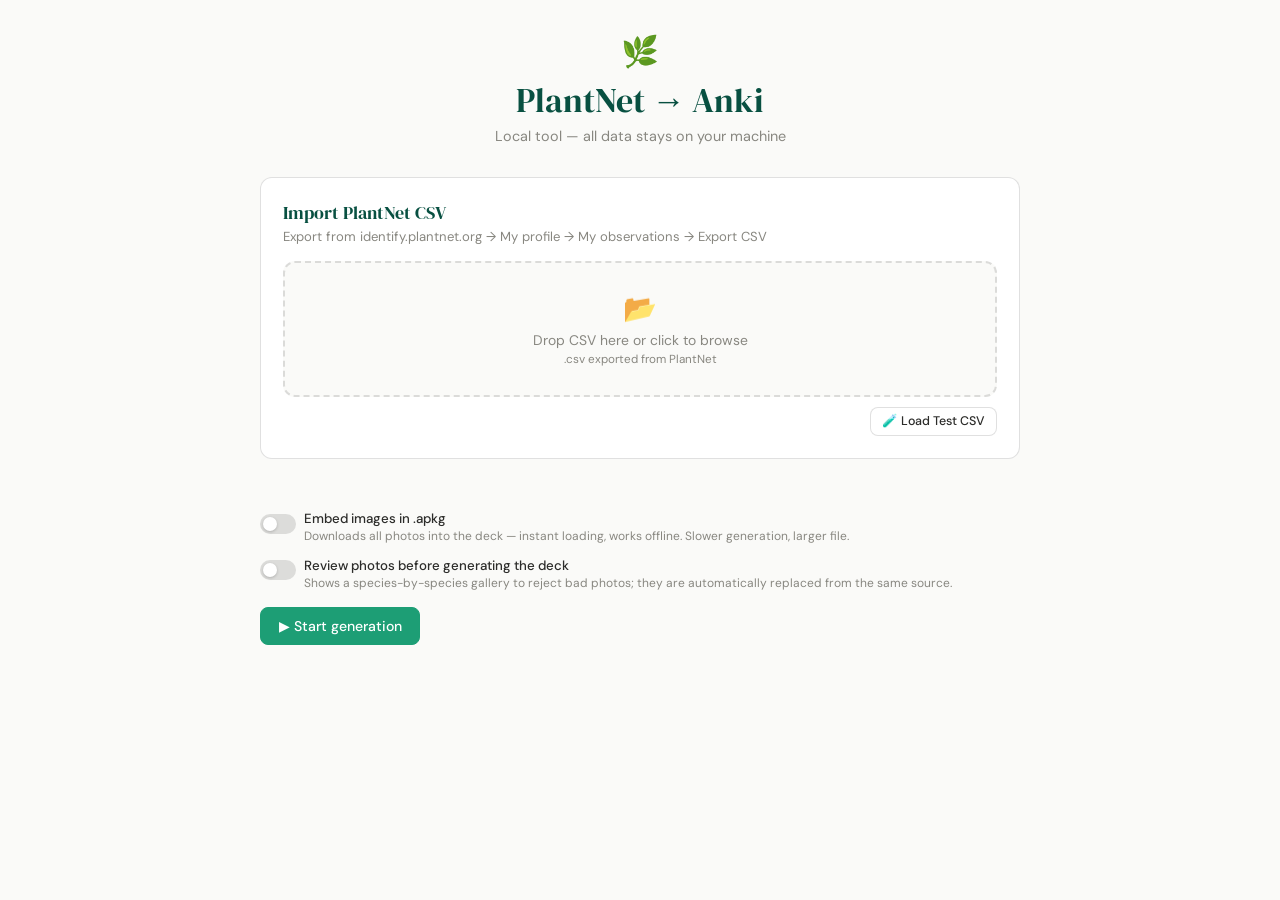
<file: index.html>
<!DOCTYPE html>
<html lang="en">
<head>
<meta charset="UTF-8">
<meta name="viewport" content="width=device-width,initial-scale=1">
<title>PlantNet → Anki</title>
<link href="https://fonts.googleapis.com/css2?family=DM+Serif+Display&family=DM+Sans:wght@300;400;500&display=swap" rel="stylesheet">
<link rel="stylesheet" href="/style.css">
</head>
<body>
<div class="container">
  <header>
    <div style="font-size:1.9rem;margin-bottom:.35rem">🌿</div>
    <h1>PlantNet → Anki</h1>
    <p>Local tool — all data stays on your machine</p>
  </header>

  <div id="sec-import" class="card" style="display: flex; flex-direction: column;">
    <div class="card-title">Import PlantNet CSV</div>
    <div class="card-sub">Export from identify.plantnet.org → My profile → My observations → Export CSV</div>
    <div class="drop-zone" id="dz"
      onclick="document.getElementById('file-in').click()"
      ondragover="event.preventDefault();dz.classList.add('over')"
      ondragleave="dz.classList.remove('over')"
      ondrop="onDrop(event)">
      <div style="font-size:1.7rem;margin-bottom:.3rem" id="dz-icon">📂</div>
      <div style="font-size:.87rem;color:var(--text-muted)" id="dz-label">Drop CSV here or click to browse</div>
      <div style="font-size:.73rem;color:var(--text-muted);margin-top:2px" id="dz-hint">.csv exported from PlantNet</div>
    </div>
    <input type="file" id="file-in" accept=".csv,.tsv,.txt" style="display:none" onchange="onFile(event)">
    <div style="display: flex; justify-content: flex-end; margin-top: 10px;">
      <button class="btn btn-secondary" style="padding: 0.35rem 0.7rem; font-size: 0.78rem;" onclick="loadTestCSV(event)">🧪 Load Test CSV</button>
    </div>
  </div>

  <div id="sec-plants" class="card hidden">
    <div class="card-title">Select species</div>
    <div class="card-sub" id="plants-sub">0 species imported</div>
    <div class="sel-row">
      <span id="sel-count">0 selected</span>
      <span>
        <button class="lbtn" onclick="selAll(true)">All</button>&nbsp;·&nbsp;
        <button class="lbtn" onclick="selAll(false)">None</button>
      </span>
    </div>
    <div class="plant-list" id="plant-list"></div>
    <div class="sel-row" style="margin-top:.6rem">
      <button class="lbtn" onclick="document.getElementById('diff-file-in').click()">📄 Remove species from a previous CSV</button>
      <input type="file" id="diff-file-in" accept=".csv,.tsv,.txt" style="display:none" onchange="onDiffFile(event)">
    </div>
    <div id="diff-status" style="font-size:.72rem;color:var(--text-muted);margin-top:2px"></div>
  </div>

  <div id="sec-options" class="card hidden">
    <div class="card-title">Options</div>

    <div class="form-row">
      <label>Deck name</label>
      <input type="text" id="deck-name" value="PlantNet – Botany">
    </div>

    <div class="form-row">
      <label>PlantNet API key <span style="color:var(--text-muted);font-weight:400">(optional - to get photos from PlantNet)</span></label>
      <input type="password" id="api-key" placeholder="2b10xxxxxxxxxxxxxxxxxxxxxxxx">
      <div style="font-size:.72rem;color:var(--text-muted);margin-top:3px">Free key at my.plantnet.org · 500 req/day</div>
    </div>

    <div class="form-row">
      <label>Photo source</label>
      <select id="photo-source" onchange="updatePhotoSourceHint()">
        <option value="none">None — own photos only</option>
        <option value="all" selected>All sources — GBIF → PlantNet (stops when full)</option>
        <option value="gbif">GBIF only</option>
        <option value="plantnet">PlantNet only (requires own photo + API key)</option>
      </select>
      <div id="photo-source-hint" style="font-size:.72rem;color:var(--text-muted);margin-top:4px">
        Fills up to the requested number of photos per species, trying GBIF first, then PlantNet.
      </div>
    </div>

    <div class="form-row" id="n-photos-row">
      <label>Number of photos per species</label>
      <div class="slider-row">
        <input type="range" id="n-photos" min="1" max="10" value="4"
          oninput="document.getElementById('n-photos-val').textContent=this.value">
        <span class="sval" id="n-photos-val">4</span>
      </div>
    </div>

    <div class="form-row">
      <label>Card language</label>
      <select id="lang-select">
        <option value="en">English</option>
        <option value="fr">French</option>
        <option value="de">German</option>
        <option value="es">Spanish</option>
      </select>
    </div>

    <div class="form-row">
      <div class="toggle-row" style="margin-bottom:.4rem">
        <label class="toggle-switch">
          <input type="checkbox" id="tog-extra-lang" onchange="document.getElementById('extra-lang-select').disabled=!this.checked">
          <div class="toggle-track"></div><div class="toggle-thumb"></div>
        </label>
        <div>
          <span class="toggle-lbl">Add the vernacular name in another language</span>
          <div style="font-size:.75rem;color:var(--text-muted)">In addition to the CSV name (or the card language), looks up and displays the name in the chosen language.</div>
        </div>
      </div>
      <select id="extra-lang-select" disabled>
        <option value="en">English</option>
        <option value="fr">French</option>
        <option value="de">German</option>
        <option value="es">Spanish</option>
      </select>
    </div>

    <div class="toggle-row" style="justify-content: left;">
      <label class="toggle-switch">
        <input type="checkbox" id="tog-own" checked>
        <div class="toggle-track"></div><div class="toggle-thumb"></div>
      </label>
      <div>
        <span class="toggle-lbl">Include own PlantNet photos</span>
        <div style="font-size:.75rem;color:var(--text-muted)">Photos from your CSV observations. Uncheck to use only enriched photos (GBIF, PlantNet related).</div>
      </div>
    </div>

    
  </div>

  <div class="toggle-row" style="margin-top:3rem">
      <label class="toggle-switch">
        <input type="checkbox" id="tog-embed">
        <div class="toggle-track"></div><div class="toggle-thumb"></div>
      </label>
      <div>
        <span class="toggle-lbl">Embed images in .apkg</span>
        <div style="font-size:.75rem;color:var(--text-muted)">Downloads all photos into the deck — instant loading, works offline. Slower generation, larger file.</div>
      </div>
    </div>

    <div class="toggle-row" style="margin-top:.6rem">
      <label class="toggle-switch">
        <input type="checkbox" id="tog-review">
        <div class="toggle-track"></div><div class="toggle-thumb"></div>
      </label>
      <div>
        <span class="toggle-lbl">Review photos before generating the deck</span>
        <div style="font-size:.75rem;color:var(--text-muted)">Shows a species-by-species gallery to reject bad photos; they are automatically replaced from the same source.</div>
      </div>
    </div>


    <div class="actions">
      <button class="btn btn-primary" id="btn-start" onclick="startGen()">▶ Start generation</button>
    </div>
  </div>


    
  <div id="sec-progress" class="card hidden">
    <div style="display:flex;justify-content:space-between;align-items:baseline;margin-bottom:.2rem">
      <div class="card-title">Generating deck</div>
      <button class="btn btn-secondary" id="btn-stop" onclick="stopGen()"
        style="font-size:.8rem;padding:.35rem .8rem;color:#D85A30;border-color:#D85A30">
        ■ Stop
      </button>
    </div>
    <div class="card-sub" id="gen-sub">Processing…</div>
    <div class="prog-bar"><div class="prog-fill" id="prog-fill" style="width:0%"></div></div>
    <div style="display:flex;justify-content:space-between;font-size:.75rem;color:var(--text-muted);margin-bottom:.6rem">
      <span id="prog-label"></span>
      <span id="prog-pct">0%</span>
    </div>
    <div class="log-area" id="log-area"></div>
  </div>

  <div id="sec-review" class="card hidden">
    <div class="card-title">Photo review</div>
    <div class="card-sub" id="review-sub"></div>
    <div class="review-grid" id="review-grid"></div>
    <div class="toggle-row" style="margin-top:.3rem">
      <label class="toggle-switch">
        <input type="checkbox" id="tog-no-replace">
        <div class="toggle-track"></div><div class="toggle-thumb"></div>
      </label>
      <div>
        <span class="toggle-lbl">Delete without searching for a replacement</span>
        <div style="font-size:.75rem;color:var(--text-muted)">Useful if almost all the photos are bad: avoids looping while trying to find a good photo that doesn't exist. Rejected photos are simply removed.</div>
      </div>
    </div>
    <div class="actions">
      <button class="btn btn-secondary" id="btn-review-prev" onclick="reviewPrev()">← Previous</button>
      <button class="btn btn-primary" id="btn-review-next" onclick="reviewNext()">Confirm & next →</button>
    </div>
    <div style="font-size:.74rem;color:var(--text-muted);margin-top:.6rem">
      Click a photo to mark it as bad. Rejected photos are automatically replaced
      from the same source (PlantNet or GBIF), unless the option above is enabled.
    </div>
  </div>

  <div id="sec-export" class="card hidden">
    <div class="card-title">Deck ready!</div>
    <div class="card-sub">Ready to import into Anki</div>
    <div class="stats">
      <div class="stat"><div class="snum" id="st-plants">0</div><div class="slbl">Species</div></div>
      <div class="stat"><div class="snum" id="st-cards">0</div><div class="slbl">Cards</div></div>
      <div class="stat"><div class="snum" id="st-photos">0</div><div class="slbl">Photos</div></div>
    </div>

    <div class="actions">
      <button class="btn btn-primary" onclick="downloadDeck()">⬇️ Download deck (.apkg)</button>
      <button class="btn btn-secondary" onclick="location.reload()">New deck</button>
    </div>
    <div style="font-size:.74rem;color:var(--text-muted);margin-top:.6rem">
      Double-click the .apkg to import it directly into Anki
      (or File → Import). The PlantNet note type is included in the file.
    </div>
  </div>
</div>

<script>
var plants = [];
var csvText = "";

// ── Drag & drop ──────────────────────────────────────────────────────────────
var dz = document.getElementById("dz");
function onDrop(e) {
  e.preventDefault(); dz.classList.remove("over");
  var f = e.dataTransfer.files[0]; if (f) uploadFile(f);
}
function onFile(e) { var f = e.target.files[0]; if (f) uploadFile(f); }

function uploadFile(file) {
  var fd = new FormData(); fd.append("csv", file);
  fetch("/upload", { method: "POST", body: fd })
    .then(function(r) { return r.json(); })
    .then(function(d) {
      if (d.error) { alert("Error: " + d.error); return; }
      handleCSVData(d, file.name);
    })
    .catch(function(e) { alert("Upload failed: " + e); });
}

function loadTestCSV(event) {
  if (event) event.stopPropagation();
  fetch("/load_test_csv", { method: "POST" })
    .then(function(r) { return r.json(); })
    .then(function(d) {
      if (d.error) { alert("Error loading test CSV: " + d.error); return; }
      handleCSVData(d, "my-observations_test.csv");
    })
    .catch(function(e) { alert("Failed to fetch test CSV: " + e); });
}

function handleCSVData(d, filename) {
  plants = d.plants;
  dz.classList.add("done");
  document.getElementById("dz-icon").textContent = "✅";
  document.getElementById("dz-label").textContent = filename + " — " + d.total_obs + " observation(s)";
  document.getElementById("dz-hint").textContent = d.plants.length + " unique species detected";
  renderPlants();
  document.getElementById("sec-plants").classList.remove("hidden");
  document.getElementById("sec-options").classList.remove("hidden");
}

// ── Subtract species already present in a previous CSV export ────────────────
function onDiffFile(e) {
  var f = e.target.files[0];
  if (!f) return;
  var status = document.getElementById("diff-status");
  status.textContent = "Analyzing…";
  var fd = new FormData(); fd.append("csv", f);
  fetch("/diff_upload", { method: "POST", body: fd })
    .then(function(r){ return r.json(); })
    .then(function(d) {
      if (d.error) { status.textContent = "Error: " + d.error; return; }
      var matchedSet = {};
      (d.matched || []).forEach(function(name){ matchedSet[name] = true; });
      var n = 0;
      plants.forEach(function(p) {
        if (matchedSet[p.scientific] && p.selected) { p.selected = false; n++; }
      });
      renderPlants();
      status.textContent = n
        ? n + " species already present in this CSV were deselected."
        : "No species in common with this CSV.";
      e.target.value = "";
    })
    .catch(function(err) {
      status.textContent = "Error: " + err;
      e.target.value = "";
    });
}

// ── Plant list ───────────────────────────────────────────────────────────────
function renderPlants() {
  var list = document.getElementById("plant-list");
  list.innerHTML = "";
  plants.forEach(function(p, i) {
    var d = document.createElement("div");
    d.className = "pi" + (p.selected ? " sel" : "");
    var badge = p.own_images.length > 0 ? '<span class="badge">📷 ' + p.own_images.length + "</span>" : "";
    var obs   = p.observations > 1 ? p.observations + " obs." : "";
    d.innerHTML = '<input type="checkbox"' + (p.selected ? " checked" : "") + ' onchange="toggleP(' + i + ',this.checked)">'
      + '<div style="flex:1;min-width:0"><div class="pname">' + (p.scientific) + '</div>'
      + '<div class="psci">' + (p.family||"") + '</div></div>'
      + '<div class="pmeta">' + badge + (badge && obs ? " " : "") + obs + "</div>";
    list.appendChild(d);
  });
  updateCount();
  document.getElementById("plants-sub").textContent = plants.length + " species imported";
}
function toggleP(i, v) {
  plants[i].selected = v;
  document.querySelectorAll(".pi")[i].classList.toggle("sel", v);
  updateCount();
}
function selAll(v) { plants.forEach(function(p){p.selected=v;}); renderPlants(); }
function updateCount() {
  var n = plants.filter(function(p){return p.selected;}).length;
  document.getElementById("sel-count").textContent = n + " selected";
}

function updatePhotoSourceHint() {
  var src   = document.getElementById("photo-source").value;
  var hint  = document.getElementById("photo-source-hint");
  var nrow  = document.getElementById("n-photos-row");
  var hints = {
    "none":     "Only your own photos from the PlantNet CSV will be used.",
    "all":      "Fills up to the requested number of photos per species, trying GBIF first, then PlantNet.",
    "gbif":     "GBIF only.",
    "plantnet": "PlantNet related images only, based on your own photo. Requires own photo + API key."
  };
  hint.textContent = hints[src] || "";
  nrow.style.display = src === "none" ? "none" : "";
}

// ── Generation ───────────────────────────────────────────────────────────────
function startGen() {
  var selected = plants.filter(function(p){return p.selected;});
  if (!selected.length) { alert("Select at least one species."); return; }

  var photoSrc = document.getElementById("photo-source").value;
  var config  = {
    plants:       selected,
    deck_name:    document.getElementById("deck-name").value || "PlantNet – Botany",
    api_key:      document.getElementById("api-key").value.trim(),
    n_photos:     photoSrc === "none" ? 0 : parseInt(document.getElementById("n-photos").value),
    photo_source: photoSrc,
    lang:         document.getElementById("lang-select").value,
    include_own:  document.getElementById("tog-own").checked,
    embed_images: document.getElementById("tog-embed").checked,
    review_photos: document.getElementById("tog-review").checked,
    extra_lang_enabled: document.getElementById("tog-extra-lang").checked,
    extra_lang:   document.getElementById("extra-lang-select").value,
  };

  // Reset progress UI for fresh run
  document.getElementById("btn-start").disabled = true;
  document.getElementById("sec-progress").classList.remove("hidden");
  document.getElementById("log-area").innerHTML = "";
  document.getElementById("gen-sub").textContent = "Processing…";
  document.getElementById("prog-fill").style.width = "0%";
  document.getElementById("prog-pct").textContent = "0%";
  document.getElementById("prog-label").textContent = "";
  var stopBtn = document.getElementById("btn-stop");
  if (stopBtn) { stopBtn.style.display = ""; stopBtn.disabled = false; stopBtn.textContent = "■ Stop"; }

  fetch("/generate", {
    method:  "POST",
    headers: {"Content-Type": "application/json"},
    body:    JSON.stringify(config)
  }).then(function(r){ return r.json(); })
    .then(function(d){ if (d.error) alert("Error: " + d.error); })
    .catch(function(e){ alert("Error: " + e); });

  pollProgress();
}

function stopGen() {
  document.getElementById("btn-stop").disabled = true;
  document.getElementById("btn-stop").textContent = "Stopping…";
  fetch("/stop", { method: "POST" })
    .catch(function() {});
}

function pollProgress() {
  fetch("/status").then(function(r){return r.json();}).then(function(d) {
    // Update progress bar
    document.getElementById("prog-fill").style.width = d.progress + "%";
    document.getElementById("prog-pct").textContent  = d.progress + "%";
    document.getElementById("prog-label").textContent = d.progress_label || "";

    // Append new log lines
    var area = document.getElementById("log-area");
    (d.new_logs || []).forEach(function(entry) {
      var div = document.createElement("div");
      if (entry.level === "ok")   div.className = "lok";
      if (entry.level === "warn") div.className = "lwarn";
      div.textContent = "> " + entry.msg;
      area.appendChild(div);
      area.scrollTop = area.scrollHeight;
    });

    if (d.stopped) {
      document.getElementById("gen-sub").textContent = "Stopped.";
      document.getElementById("btn-stop").style.display = "none";
      document.getElementById("btn-start").disabled = false;
      return;
    }
    if (d.review_pending) {
      openReview();
      return;
    }
    if (d.done) {
      document.getElementById("gen-sub").textContent = "Done!";
      document.getElementById("btn-stop").style.display = "none";
      // Parse stats from last log lines
      var logs = d.all_logs || [];
      var lastOk = logs.filter(function(l){return l.level==="ok";}).pop();
      if (lastOk && lastOk.msg) {
        var m = lastOk.msg.match(/(\d+) species, (\d+) cards, (\d+) photos/);
        if (m) {
          document.getElementById("st-plants").textContent = m[1];
          document.getElementById("st-cards").textContent  = m[2];
          document.getElementById("st-photos").textContent = m[3];
        }
      }
      document.getElementById("sec-export").classList.remove("hidden");
    } else {
      setTimeout(pollProgress, 600);
    }
  }).catch(function(){ setTimeout(pollProgress, 1000); });
}

// ── Photo review ─────────────────────────────────────────────────────────────
var reviewAllPlants   = [];   // master list — species objects mutated in place
var reviewQueue       = [];   // species being reviewed in the CURRENT pass
var reviewIndex       = 0;
var reviewOnlyNew     = false; // pass 2+ : show only replaced photos
var reviewChangedThisPass = false;

function openReview() {
  document.getElementById("sec-progress").classList.add("hidden");
  document.getElementById("sec-review").classList.remove("hidden");
  fetch("/review_data").then(function(r){ return r.json(); }).then(function(d) {
    reviewAllPlants = d.plants.map(function(p) {
      p.highlighted = null; // indices of newly-replaced photos, set after a reject
      return p;
    });
    reviewQueue = reviewAllPlants.slice();
    reviewIndex = 0;
    reviewOnlyNew = false;
    reviewChangedThisPass = false;
    renderReviewSpecies();
  });
}

var SOURCE_LABELS = {plantnet: "PlantNet", gbif: "GBIF", own: "Personal"};

function renderReviewSpecies() {
  var p = reviewQueue[reviewIndex];
  var pairs = p.slots.map(function(s, i){ return {slot: s, idx: i}; });
  if (reviewOnlyNew) {
    pairs = pairs.filter(function(pr){ return p.highlighted && p.highlighted.indexOf(pr.idx) !== -1; });
  }

  document.getElementById("review-sub").textContent =
    (reviewIndex + 1) + " / " + reviewQueue.length + " — " + p.scientific +
    (p.common_name ? " · " + p.common_name : "") +
    (reviewOnlyNew ? " · new replacement photos" : "");

  var grid = document.getElementById("review-grid");
  grid.innerHTML = "";
  pairs.forEach(function(pr) {
    var s = pr.slot;
    var wrap = document.createElement("div");
    wrap.className = "rphoto";
    wrap.dataset.idx = pr.idx;

    var sameLabel = "Same source" + (SOURCE_LABELS[s.source] ? " (" + SOURCE_LABELS[s.source] + ")" : "");
    var altSources = ["plantnet", "gbif"].filter(function(src){ return src !== s.source; });
    var optionsHtml = '<option value="same">' + sameLabel + '</option>' +
      altSources.map(function(src){ return '<option value="' + src + '">→ ' + SOURCE_LABELS[src] + '</option>'; }).join("");

    wrap.innerHTML =
      '<img src="' + s.url + '" loading="lazy">' +
      (reviewOnlyNew ? '<div class="rphoto-new-badge">new</div>' : '') +
      '<div class="rphoto-tag">' + (s.source || "") + '</div>' +
      '<div class="rphoto-mark">✕</div>' +
      '<select class="rphoto-source-select" onclick="event.stopPropagation()" onchange="event.stopPropagation()">' +
        optionsHtml +
      '</select>';
    wrap.onclick = function() { this.classList.toggle("rejected"); };
    grid.appendChild(wrap);
  });
  document.getElementById("btn-review-prev").disabled = (reviewIndex === 0);
  var isLast = reviewIndex === reviewQueue.length - 1;
  document.getElementById("btn-review-next").textContent =
    isLast ? "Finish this pass →" : "Confirm & next →";
}

function reviewCollectRejected() {
  return Array.from(document.querySelectorAll(".rphoto.rejected")).map(function(el) {
    var sel = el.querySelector(".rphoto-source-select");
    return { idx: parseInt(el.dataset.idx), source: sel ? sel.value : "same" };
  });
}

function reviewPrev() {
  if (reviewIndex > 0) { reviewIndex--; renderReviewSpecies(); }
}

function reviewNext() {
  var rejected = reviewCollectRejected();

  var advance = function() {
    if (reviewIndex < reviewQueue.length - 1) {
      reviewIndex++;
      renderReviewSpecies();
      return;
    }
    // End of this pass
    if (reviewChangedThisPass) {
      // Build the next pass: only species that got a replacement, and only
      // show their newly-replaced photos (not the whole gallery again).
      reviewQueue = reviewAllPlants.filter(function(p){ return p.highlighted && p.highlighted.length; });
      if (!reviewQueue.length) { finishReview(); return; }
      reviewOnlyNew = true;
      reviewIndex = 0;
      reviewChangedThisPass = false;
      renderReviewSpecies();
    } else {
      finishReview();
    }
  };

  if (!rejected.length) { advance(); return; }

  reviewChangedThisPass = true;
  var p = reviewQueue[reviewIndex];
  var btn = document.getElementById("btn-review-next");
  btn.disabled = true;
  var prevLabel = btn.textContent;
  btn.textContent = "Searching for a replacement…";

  fetch("/review_reject", {
    method:  "POST",
    headers: {"Content-Type": "application/json"},
    body:    JSON.stringify({
      plant_index: p.plant_index,
      rejected:    rejected,
      replace:     !document.getElementById("tog-no-replace").checked
    })
  }).then(function(r){ return r.json(); }).then(function(d) {
    btn.disabled = false;
    btn.textContent = prevLabel;
    if (d.error) { alert("Error: " + d.error); advance(); return; }
    var notes = (d.plantnet_id_notes || []).concat(d.warnings || []);
    if (notes.length) alert(notes.join("\n"));
    p.slots       = d.slots;
    p.highlighted = d.replaced_indices || [];
    advance();
  }).catch(function(e) {
    btn.disabled = false;
    btn.textContent = prevLabel;
    alert("Error: " + e);
    advance();
  });
}

function finishReview() {
  fetch("/review_finish", { method: "POST" }).then(function() {
    document.getElementById("sec-review").classList.add("hidden");
    document.getElementById("sec-progress").classList.remove("hidden");
    document.getElementById("gen-sub").textContent = "Building deck…";
    pollProgress();
  });
}

function setupNoteType() {
  var btn = document.getElementById("btn-ac");
  var status = document.getElementById("ac-status");
  btn.disabled = true;
  btn.textContent = "Setting up…";
  status.textContent = "Connecting to AnkiConnect…";
  status.style.color = "var(--text-muted)";
  fetch("/setup_notetype", { method: "POST" })
    .then(function(r) { return r.json(); })
    .then(function(d) {
      if (d.ok) {
        status.textContent = "✓ " + d.message;
        status.style.color = "var(--green-dark)";
        btn.textContent = "✓ Done";
      } else {
        status.textContent = "✗ " + d.message;
        status.style.color = "#D85A30";
        btn.disabled = false;
        btn.textContent = "Retry";
      }
    })
    .catch(function(e) {
      status.textContent = "Error: " + e;
      status.style.color = "#D85A30";
      btn.disabled = false;
      btn.textContent = "Retry";
    });
}

function downloadDeck() {
  window.location.href = "/download";
}
</script>
</body>
</html>
</file>
<file: style.css>
:root {
  --green: #1D9E75;
  --green-light: #E1F5EE;
  --green-dark: #085041;
  --amber: #BA7517;
  --amber-light: #FAEEDA;
  --text: #2C2C2A;
  --text-muted: #888780;
  --border: rgba(0, 0, 0, 0.12);
  --bg: #FAFAF8;
  --white: #fff;
  --radius: 12px;
  --radius-sm: 8px;
}
* {
  box-sizing: border-box;
  margin: 0;
  padding: 0;
}
body {
  font-family: 'DM Sans', sans-serif;
  background: var(--bg);
  color: var(--text);
  min-height: 100vh;
  padding: 2rem 1rem;
}
.container {
  max-width: 760px;
  margin: 0 auto;
}
header {
  text-align: center;
  margin-bottom: 2rem;
}
header h1 {
  font-family: 'DM Serif Display', serif;
  font-size: 2.1rem;
  font-weight: 400;
  color: var(--green-dark);
  margin-bottom: .3rem;
}
header p {
  color: var(--text-muted);
  font-size: .9rem;
}
.card {
  background: var(--white);
  border: .5px solid var(--border);
  border-radius: var(--radius);
  padding: 1.4rem;
  margin-bottom: 1rem;
}
.card-title {
  font-family: 'DM Serif Display', serif;
  font-size: 1.1rem;
  font-weight: 400;
  color: var(--green-dark);
  margin-bottom: .2rem;
}
.card-sub {
  font-size: .82rem;
  color: var(--text-muted);
  margin-bottom: 1rem;
}
label {
  display: block;
  font-size: .82rem;
  font-weight: 500;
  margin-bottom: 4px;
}
input[type=text], input[type=password], select {
  width: 100%;
  padding: .5rem .8rem;
  border: .5px solid var(--border);
  border-radius: var(--radius-sm);
  font-family: 'DM Sans', sans-serif;
  font-size: .87rem;
  background: var(--bg);
  color: var(--text);
  outline: none;
  transition: border-color .15s;
}
input:focus, select:focus {
  border-color: var(--green);
}
.form-row {
  margin-bottom: .85rem;
}
.btn {
  display: inline-flex;
  align-items: center;
  gap: 6px;
  padding: .55rem 1.1rem;
  border-radius: var(--radius-sm);
  font-family: 'DM Sans', sans-serif;
  font-size: .88rem;
  font-weight: 500;
  cursor: pointer;
  border: .5px solid var(--border);
  transition: all .15s;
}
.btn-primary {
  background: var(--green);
  color: white;
  border-color: var(--green);
}
.btn-primary:hover {
  background: var(--green-dark);
}
.btn-primary:disabled {
  opacity: .4;
  cursor: not-allowed;
}
.btn-secondary {
  background: var(--white);
  color: var(--text);
}
.btn-secondary:hover {
  background: #F1EFE8;
}
.actions {
  display: flex;
  gap: 10px;
  align-items: center;
  margin-top: 1rem;
}
.notice {
  padding: .6rem .9rem;
  border-radius: var(--radius-sm);
  font-size: .81rem;
  margin-bottom: .85rem;
  border-left: 3px solid;
}
.notice-info {
  background: #E6F1FB;
  color: #0C447C;
  border-color: #185FA5;
}
.notice-green {
  background: var(--green-light);
  color: var(--green-dark);
  border-color: var(--green);
}
.drop-zone {
  border: 2px dashed var(--border);
  border-radius: var(--radius);
  padding: 1.75rem 1rem;
  text-align: center;
  cursor: pointer;
  transition: all .2s;
  background: var(--bg);
}
.drop-zone:hover, .drop-zone.over {
  border-color: var(--green);
  background: var(--green-light);
}
.drop-zone.done {
  border-color: var(--green);
  border-style: solid;
  background: var(--green-light);
}
.slider-row {
  display: flex;
  align-items: center;
  gap: 10px;
  margin-top: .4rem;
}
.sval {
  font-weight: 500;
  min-width: 20px;
  color: var(--green-dark);
}
input[type=range] {
  flex: 1;
  accent-color: var(--green);
}
.plant-list {
  display: flex;
  flex-direction: column;
  gap: 5px;
  max-height: 320px;
  overflow-y: auto;
  margin-top: .7rem;
}
.pi {
  display: flex;
  align-items: center;
  gap: 8px;
  padding: .55rem .8rem;
  background: var(--bg);
  border: .5px solid var(--border);
  border-radius: var(--radius-sm);
  font-size: .83rem;
}
.pi.sel {
  border-color: var(--green);
  background: var(--green-light);
}
.pi input[type=checkbox] {
  accent-color: var(--green);
  width: 14px;
  height: 14px;
  flex-shrink: 0;
}
.pname {
  font-weight: 500;
  flex: 1;
  white-space: nowrap;
  overflow: hidden;
  text-overflow: ellipsis;
}
.psci {
  font-style: italic;
  color: var(--text-muted);
  font-size: .77rem;
}
.pmeta {
  font-size: .71rem;
  color: var(--text-muted);
  flex-shrink: 0;
}
.badge {
  display: inline-block;
  padding: 1px 6px;
  border-radius: 20px;
  font-size: .68rem;
  font-weight: 500;
  background: #E6F1FB;
  color: #185FA5;
}
.sel-row {
  display: flex;
  justify-content: space-between;
  font-size: .79rem;
  color: var(--text-muted);
  margin-bottom: .4rem;
}
.lbtn {
  background: none;
  border: none;
  color: var(--green);
  cursor: pointer;
  font-size: .79rem;
  font-family: 'DM Sans', sans-serif;
  text-decoration: underline;
}
.prog-bar {
  width: 100%;
  height: 5px;
  background: #F1EFE8;
  border-radius: 3px;
  overflow: hidden;
  margin: .7rem 0;
}
.prog-fill {
  height: 100%;
  background: var(--green);
  border-radius: 3px;
  transition: width .3s;
}
.log-area {
  background: var(--bg);
  border: .5px solid var(--border);
  border-radius: var(--radius-sm);
  padding: .6rem .8rem;
  font-size: .77rem;
  font-family: monospace;
  color: var(--text-muted);
  max-height: 220px;
  overflow-y: auto;
  line-height: 1.85;
}
.lok {
  color: var(--green);
}
.lwarn {
  color: var(--amber);
}
.stats {
  display: grid;
  grid-template-columns: repeat(3, 1fr);
  gap: 8px;
  margin: .8rem 0;
}
.stat {
  background: var(--bg);
  border-radius: var(--radius-sm);
  padding: .7rem;
  text-align: center;
}
.snum {
  font-family: 'DM Serif Display', serif;
  font-size: 1.6rem;
  color: var(--green-dark);
}
.slbl {
  font-size: .73rem;
  color: var(--text-muted);
}
.hidden {
  display: none !important;
}
.toggle-row {
  display: flex;
  align-items: center;
  gap: 8px;
  margin-bottom: .6rem;
}
.toggle-switch {
  position: relative;
  width: 36px;
  height: 20px;
  cursor: pointer;
  flex-shrink: 0;
}
.toggle-switch input {
  opacity: 0;
  width: 0;
  height: 0;
}
.toggle-track {
  position: absolute;
  inset: 0;
  background: var(--border);
  border-radius: 10px;
  transition: .2s;
}
.toggle-switch input:checked + .toggle-track {
  background: var(--green);
}
.toggle-thumb {
  position: absolute;
  width: 14px;
  height: 14px;
  background: white;
  border-radius: 50%;
  top: 3px;
  left: 3px;
  transition: .2s;
  box-shadow: 0 1px 3px rgba(0, 0, 0, .2);
}
.toggle-switch input:checked ~ .toggle-thumb {
  transform: translateX(16px);
}
.toggle-lbl {
  font-size: .83rem;
  font-weight: 500;
}
.review-grid {
  display: grid;
  grid-template-columns: repeat(3, 1fr);
  gap: 12px;
  margin: .9rem 0;
}
.rphoto {
  position: relative;
  border-radius: var(--radius-sm);
  overflow: hidden;
  border: .5px solid var(--border);
  cursor: pointer;
  background: var(--bg);
  user-select: none;
}
.rphoto img {
  width: 100%;
  height: 220px;
  object-fit: cover;
  display: block;
  transition: opacity .15s;
}
.rphoto-tag {
  position: absolute;
  bottom: 0;
  left: 0;
  right: 0;
  background: rgba(0, 0, 0, .55);
  color: #fff;
  font-size: .75rem;
  text-align: center;
  padding: 4px 0;
  text-transform: capitalize;
}
.rphoto-mark {
  position: absolute;
  inset: 0;
  border: 3px solid #D85A30;
  display: none;
  align-items: center;
  justify-content: center;
  font-size: 2.4rem;
  color: #D85A30;
  background: rgba(216, 90, 48, .15);
  pointer-events: none;
}
.rphoto.rejected img {
  opacity: .35;
}
.rphoto.rejected .rphoto-mark {
  display: flex;
}
.rphoto-source-select {
  display: none;
  position: absolute;
  bottom: 26px;
  left: 4px;
  right: 4px;
  font-size: .68rem;
  padding: 2px 3px;
  border-radius: 4px;
  border: none;
  z-index: 2;
  background: rgba(255,255,255,.92);
  color: var(--text);
}
.rphoto.rejected .rphoto-source-select {
  display: block;
}
.rphoto-new-badge {
  position: absolute;
  top: 6px;
  left: 6px;
  background: var(--green);
  color: #fff;
  font-size: .65rem;
  font-weight: 500;
  padding: 2px 7px;
  border-radius: 10px;
}
@media (max-width: 560px) {
  .review-grid { grid-template-columns: repeat(2, 1fr); }
  .rphoto img { height: 160px; }
}
</file>
